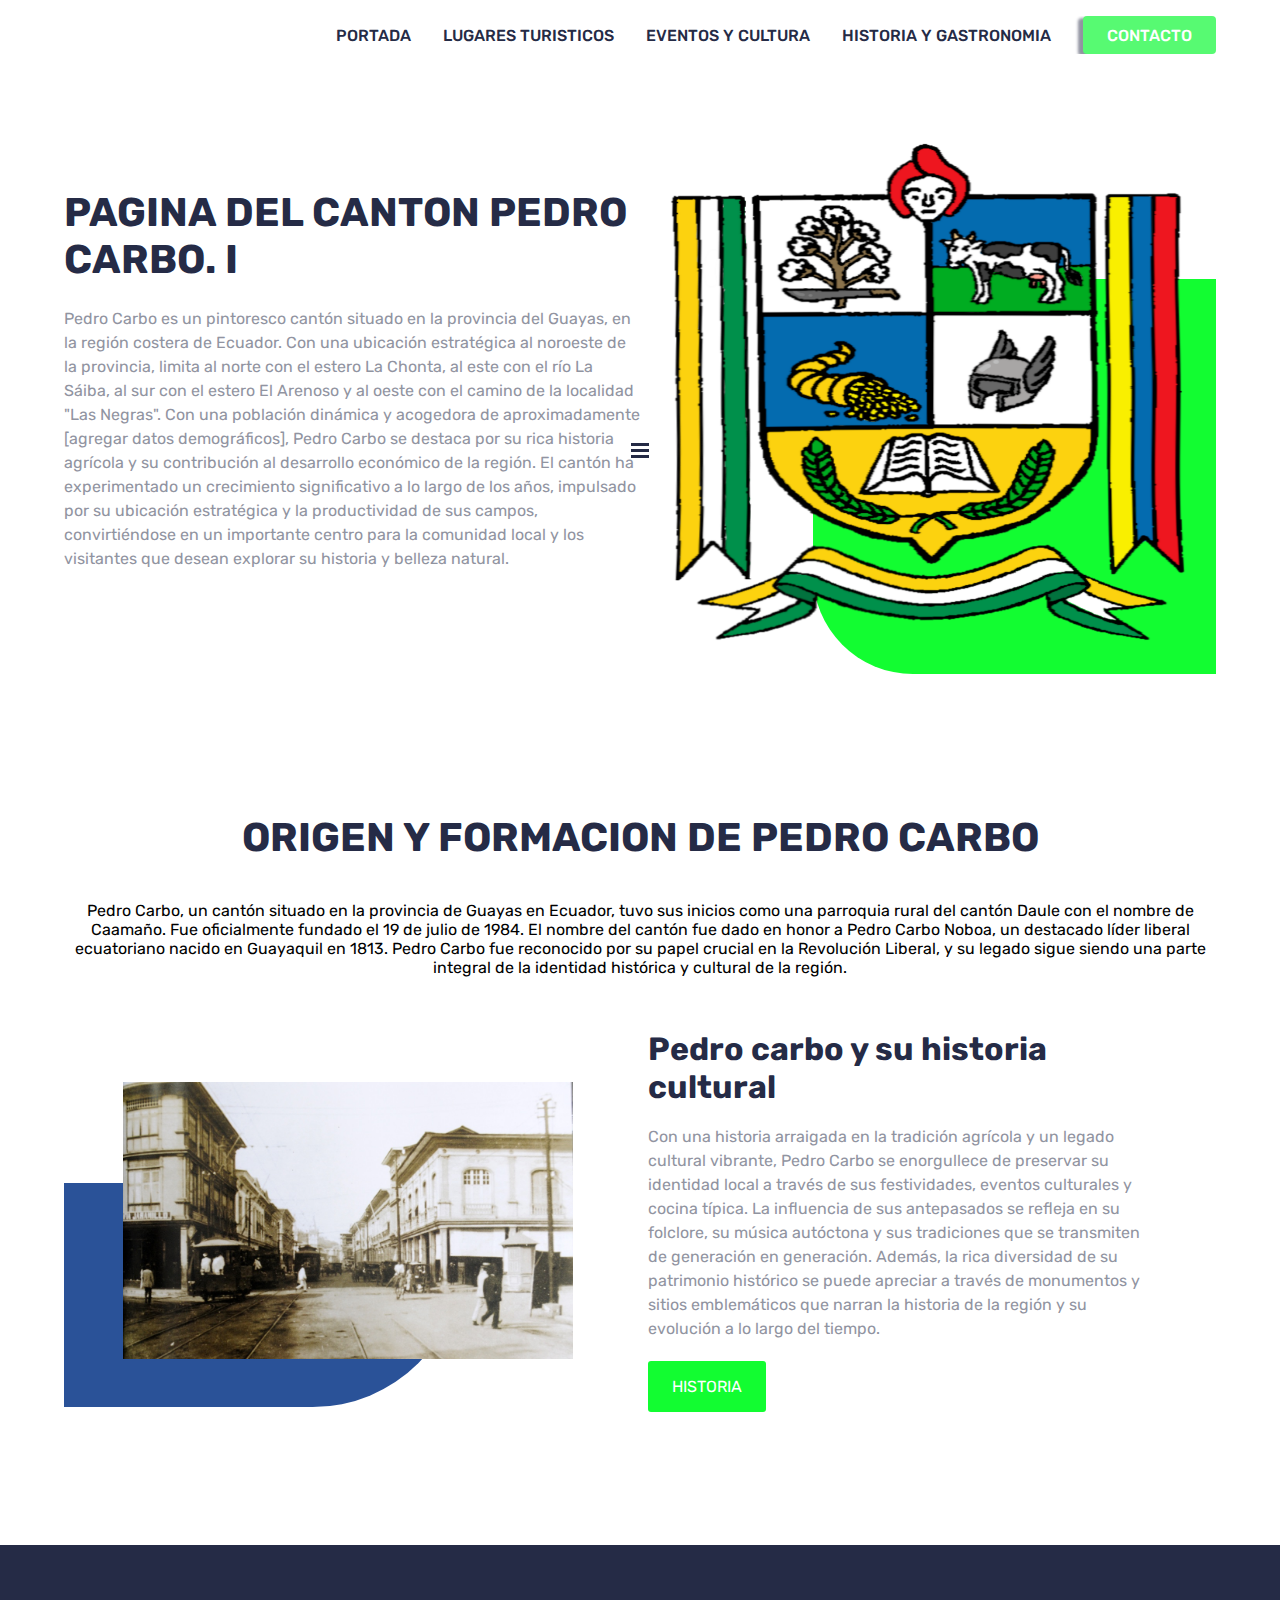
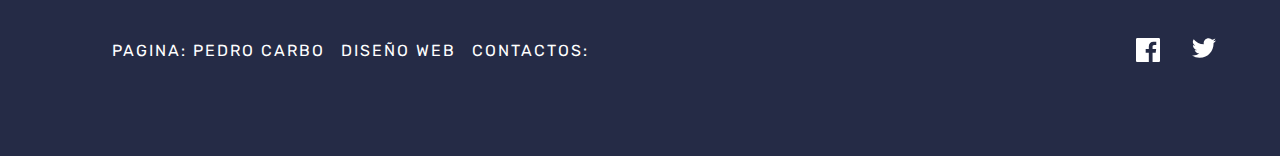
<file: index.html>
<!DOCTYPE html>
<html lang="en">

<head>
    <meta charset="UTF-8">
    <meta name="viewport" content="width=device-width, initial-scale=1.0">
    <link rel="icon" type="image/png" sizes="32x32" href="./images/favicon-32x32.jpg">
    <title>marco</title>
    <link rel="stylesheet" href="./css/style.css">
    <link rel="preconnect" href="https://fonts.googleapis.com">
    <link rel="preconnect" href="https://fonts.gstatic.com" crossorigin>
    <link href="https://fonts.googleapis.com/css2?family=Rubik:wght@400;500&display=swap" rel="stylesheet">
</head>

<body>

    <header class="hero">

        <nav class="nav container">

            <div class="nav__hamburger">
                <img src="./images/icon-hamburger.svg" class="nav__button">
            </div>

            <div class="nav__container">

                <ul class="nav__list container">

                    <li class="nav__element">
                        <a href="index.html" class="nav__link">PORTADA</a>
                    </li>
                    
                    <li class="nav__element">
                        <a href="lugares.html" class="nav__link">LUGARES TURISTICOS</a>
                    </li>

                    <li class="nav__element">
                        <a href="culturas.html" class="nav__link">EVENTOS Y CULTURA</a>
                    </li>

                    <li class="nav__element">
                        <a href="historia.html" class="nav__link">HISTORIA Y GASTRONOMIA</a>
                    </li>

                    <li class="nav__element">
                        <a href="contacto.html" class="nav__link nav__link--last">CONTACTO</a>
                    </li>

                </ul>

                <div class="nav__social">

                    <a href="#" class="nav__media">
                        <img src="./images/icon-facebook.svg" class="nav__socialme">
                    </a>

                    <a href="#" class="nav__media">
                        <img src="./images/icon-twitter.svg" class="nav__socialme">
                    </a>

                </div>

            </div>

        </nav>


        <section class="hero__main container">

            <figure class="hero__figure">
                <img src="./images/escudo.png" class="hero__img" width="700" height="500">
            </figure>

            <article class="hero__texts">
                <h1 class="hero__title">PAGINA DEL CANTON PEDRO CARBO. I </h1>
                <p class="hero__paragraph">Pedro Carbo es un pintoresco cantón situado en la provincia del Guayas, en la región costera de Ecuador. Con una ubicación estratégica al noroeste de la provincia, limita al norte con el estero La Chonta, al este con el río La Sáiba, al sur con el estero El Arenoso y al oeste con el camino de la localidad "Las Negras". Con una población dinámica y acogedora de aproximadamente [agregar datos demográficos], Pedro Carbo se destaca por su rica historia agrícola y su contribución al desarrollo económico de la región. El cantón ha experimentado un crecimiento significativo a lo largo de los años, impulsado por su ubicación estratégica y la productividad de sus campos, convirtiéndose en un importante centro para la comunidad local y los visitantes que desean explorar su historia y belleza natural.</p>
            </p>
            </article>
        </section>

    </header>

    <main class="main">

        <section class="features container">

            <div class="features__content">

                <h2 class="features__title">ORIGEN Y FORMACION DE PEDRO CARBO</h2>
                <p class="features__paragraph">        <p>Pedro Carbo, un cantón situado en la provincia de Guayas en Ecuador, tuvo sus inicios como una parroquia rural del cantón Daule con el nombre de Caamaño. Fue oficialmente fundado el 19 de julio de 1984. El nombre del cantón fue dado en honor a Pedro Carbo Noboa, un destacado líder liberal ecuatoriano nacido en Guayaquil en 1813. Pedro Carbo fue reconocido por su papel crucial en la Revolución Liberal, y su legado sigue siendo una parte integral de la identidad histórica y cultural de la región.</p>


            </div>

            <div class="features__container">

                <article class="features__article features__article--active">

                    <figure class="features__figure">

                        <img src="./images/img1.jpg" class="features__img">

                    </figure>

                    <div class="features__texts">

                        <h3 class="features__subtitle"> Pedro carbo y su historia cultural</h3>
                        <p class="features__copy">Con una historia arraigada en la tradición agrícola y un legado cultural vibrante, Pedro Carbo se enorgullece de preservar su identidad local a través de sus festividades, eventos culturales y cocina típica. La influencia de sus antepasados se refleja en su folclore, su música autóctona y sus tradiciones que se transmiten de generación en generación. Además, la rica diversidad de su patrimonio histórico se puede apreciar a través de monumentos y sitios emblemáticos que narran la historia de la región y su evolución a lo largo del tiempo.</p>
                        <a href="historia.html" class="features__cta">HISTORIA</a>
                    </div>

                </article>
                <article class="features__article ">
                    <figure class="features__figure">

                        <img src="./images/illustration-features-tab-2.svg" class="features__img">

                    </figure>

                    

    </main>

    <footer class="footer">

        <div class="footer__container container">

          

            <ul class="footer__list">

                <li class="footer__item">
                    <a href="#" class="footer__link"> PAGINA: PEDRO CARBO</a>
                </li>
                <li class="footer__item">
                    <a href="#" class="footer__link"> DISEÑO WEB</a>
                </li>
                <li class="footer__item">
                    <a href="#" class="footer__link"> CONTACTOS:</a>
                </li>

            </ul>

            <div class="footer__media">

                <a href="#" class="footer__social">
                    <img src="./images/icon-facebook.svg" class="footer__icon">
                </a>
                <a href="#" class="footer__social">
                    <img src="./images/icon-twitter.svg" class="footer__icon">
                </a>

            </div>

        </div>

    </footer>

    <script src="./js/main.js"></script>
</body>

</html>
</file>
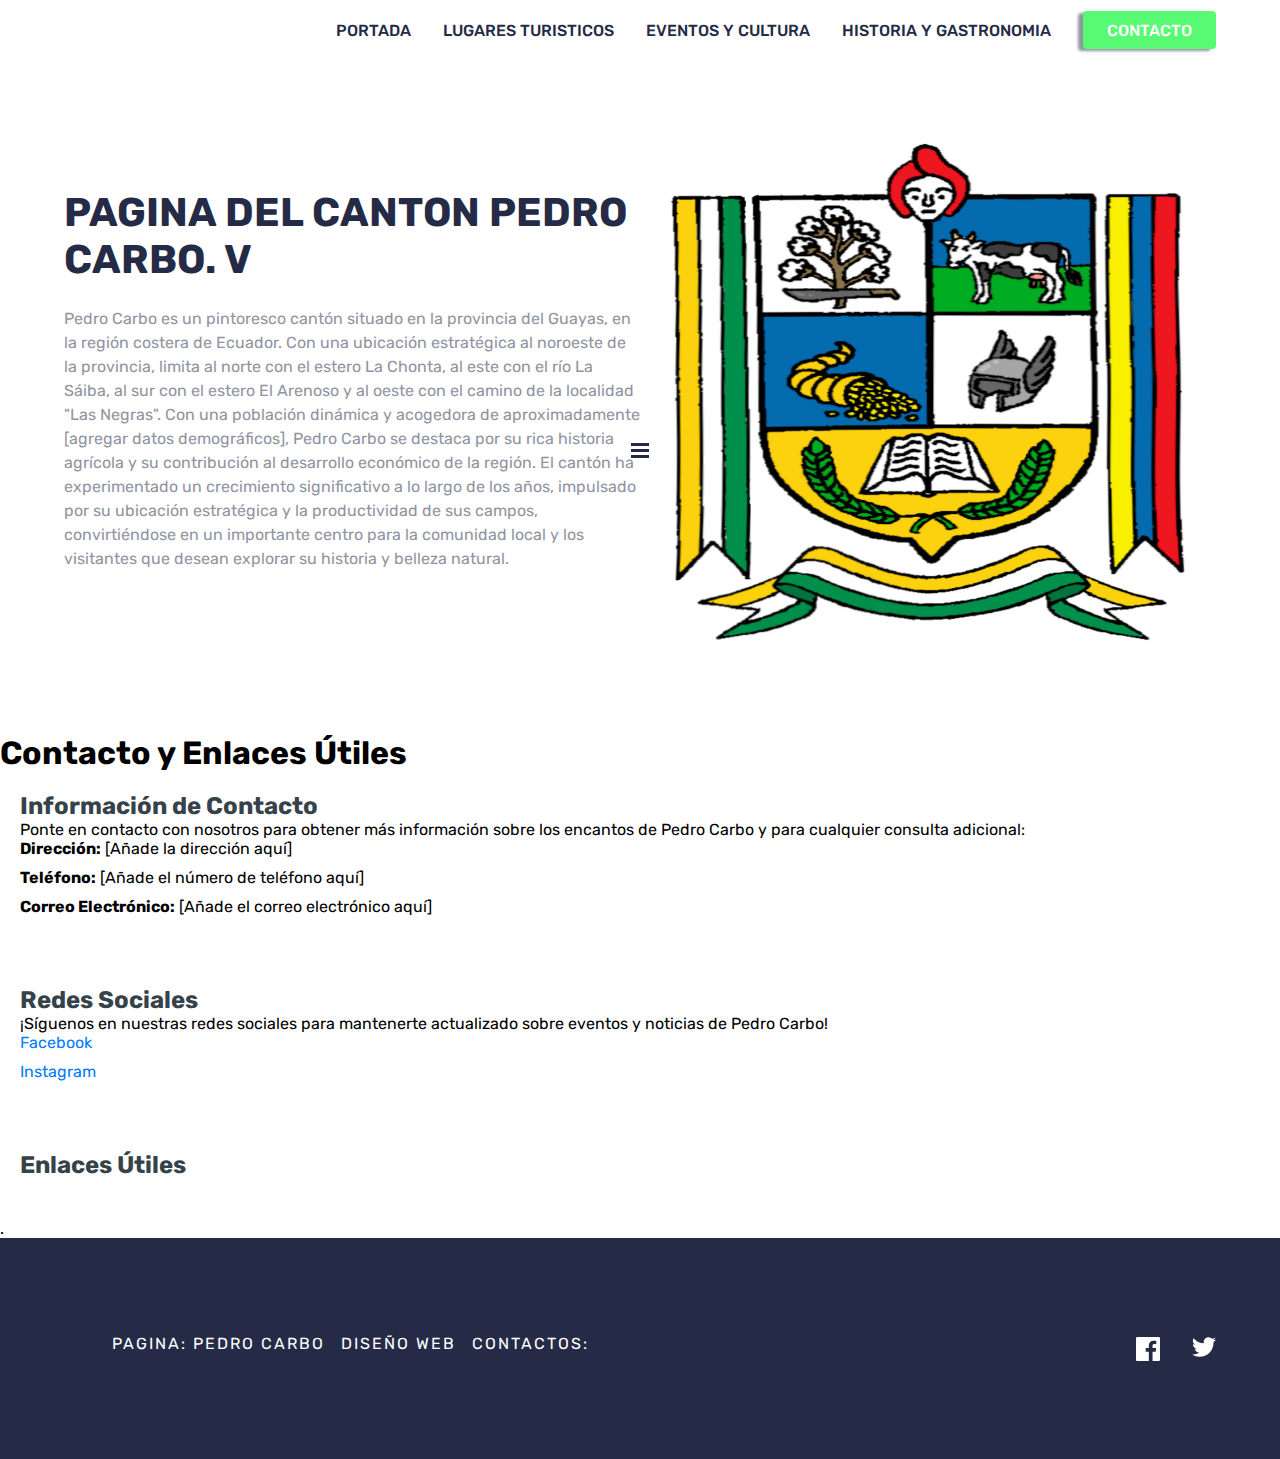
<file: contacto.html>
<!DOCTYPE html>
<html lang="en">

<head>
    <meta charset="UTF-8">
    <meta name="viewport" content="width=device-width, initial-scale=1.0">
    <link rel="icon" type="image/png" sizes="32x32" href="./images/favicon-32x32.jpg">
    <title>CONTACTOS</title>
    <link rel="stylesheet" href="./css/style.css">
    <link rel="stylesheet" href="contacto.css">
    <link rel="preconnect" href="https://fonts.googleapis.com">
    <link rel="preconnect" href="https://fonts.gstatic.com" crossorigin>
    <link href="https://fonts.googleapis.com/css2?family=Rubik:wght@400;500&display=swap" rel="stylesheet">
</head>

<body>

    <header class="hero">

        <nav class="nav container">

          

            <div class="nav__hamburger">
                <img src="./images/icon-hamburger.svg" class="nav__button">
            </div>

            <div class="nav__container">

                <ul class="nav__list container">

                    <li class="nav__element">
                        <a href="index.html" class="nav__link">PORTADA</a>
                    </li>
                    <li class="nav__element">
                        <a href="lugares.html" class="nav__link">LUGARES TURISTICOS</a>
                    </li>

                    <li class="nav__element">
                        <a href="culturas.html" class="nav__link">EVENTOS Y CULTURA</a>
                    </li>

                    <li class="nav__element">
                        <a href="historia.html" class="nav__link">HISTORIA Y GASTRONOMIA</a>
                    </li>

                    <li class="nav__element">
                        <a href="contacto.html" class="nav__link nav__link--last">CONTACTO</a>
                    </li>

                </ul>
                <div class="nav__social">

                    <a href="#" class="nav__media">
                        <img src="./images/icon-facebook.svg" class="nav__socialme">
                    </a>

                    <a href="#" class="nav__media">
                        <img src="./images/icon-twitter.svg" class="nav__socialme">
                    </a>

                </div>

            </div>

        </nav>


        <section class="hero__main container">

            <figure class="hero__figure">
                <img src="./images/escudo.png" class="hero__img" width="700" height="500">
            </figure>

            <article class="hero__texts">
                <h1 class="hero__title">PAGINA DEL CANTON PEDRO CARBO. V </h1>
                <p class="hero__paragraph">Pedro Carbo es un pintoresco cantón situado en la provincia del Guayas, en la región costera de Ecuador. Con una ubicación estratégica al noroeste de la provincia, limita al norte con el estero La Chonta, al este con el río La Sáiba, al sur con el estero El Arenoso y al oeste con el camino de la localidad "Las Negras". Con una población dinámica y acogedora de aproximadamente [agregar datos demográficos], Pedro Carbo se destaca por su rica historia agrícola y su contribución al desarrollo económico de la región. El cantón ha experimentado un crecimiento significativo a lo largo de los años, impulsado por su ubicación estratégica y la productividad de sus campos, convirtiéndose en un importante centro para la comunidad local y los visitantes que desean explorar su historia y belleza natural.</p>
            </p>

            
            </article>
        </section>

    </header>

    <header>
        <h1>Contacto y Enlaces Útiles</h1>
    </header>

    <section id="contacto">
        <h2>Información de Contacto</h2>
        <p>Ponte en contacto con nosotros para obtener más información sobre los encantos de Pedro Carbo y para cualquier consulta adicional:</p>
        <ul>
            <li><strong>Dirección:</strong> [Añade la dirección aquí]</li>
            <li><strong>Teléfono:</strong> [Añade el número de teléfono aquí]</li>
            <li><strong>Correo Electrónico:</strong> [Añade el correo electrónico aquí]</li>
        </ul>
    </section>

    <section id="redes-sociales">
        <h2>Redes Sociales</h2>
        <p>¡Síguenos en nuestras redes sociales para mantenerte actualizado sobre eventos y noticias de Pedro Carbo!</p>
        <ul>
            <li><a href="https://www.facebook.com/GobiernoAutonomoDescentralizadoDePedroCarbo">Facebook</a></li>

            <li><a href="https://www.instagram.com/alcaldiadepedrocarbo/">Instagram</a></li>
        </ul>
    </section>

    <section id="enlaces-utiles">
        <h2>Enlaces Útiles</h2>
       
    </section>

    <footer>
        <p>.</p>
    </footer>

    <main class="main">

       

 
    </main>

    <footer class="footer">

        <div class="footer__container container">

          

            <ul class="footer__list">

                <li class="footer__item">
                    <a href="#" class="footer__link"> PAGINA: pedro carbo</a>
                </li>
                <li class="footer__item">
                    <a href="#" class="footer__link"> DISEÑO WEB</a>
                </li>
                <li class="footer__item">
                    <a href="#" class="footer__link"> CONTACTOS:</a>
                </li>

            </ul>

            <div class="footer__media">

                <a href="#" class="footer__social">
                    <img src="./images/icon-facebook.svg" class="footer__icon">
                </a>
                <a href="#" class="footer__social">
                    <img src="./images/icon-twitter.svg" class="footer__icon">
                </a>

            </div>

        </div>

    </footer>

    <script src="./js/main.js"></script>
</body>

</html>
</file>
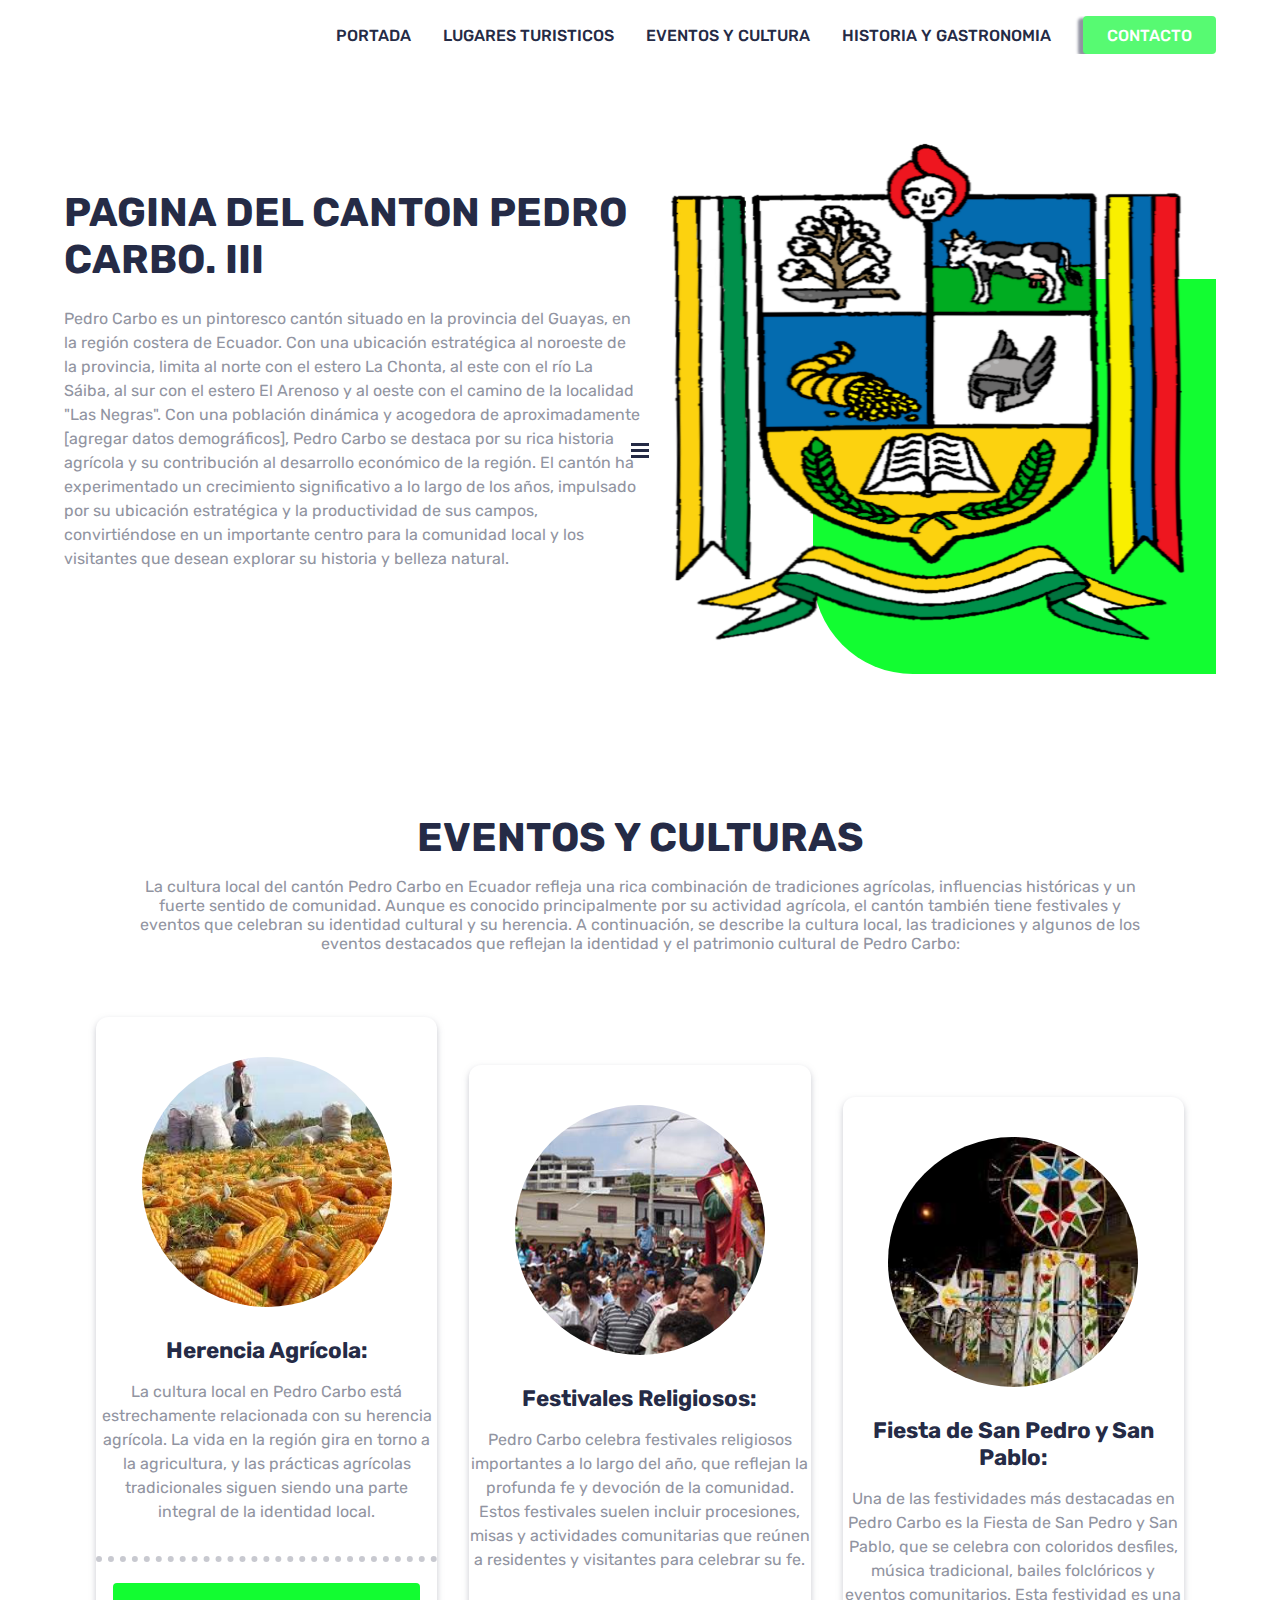
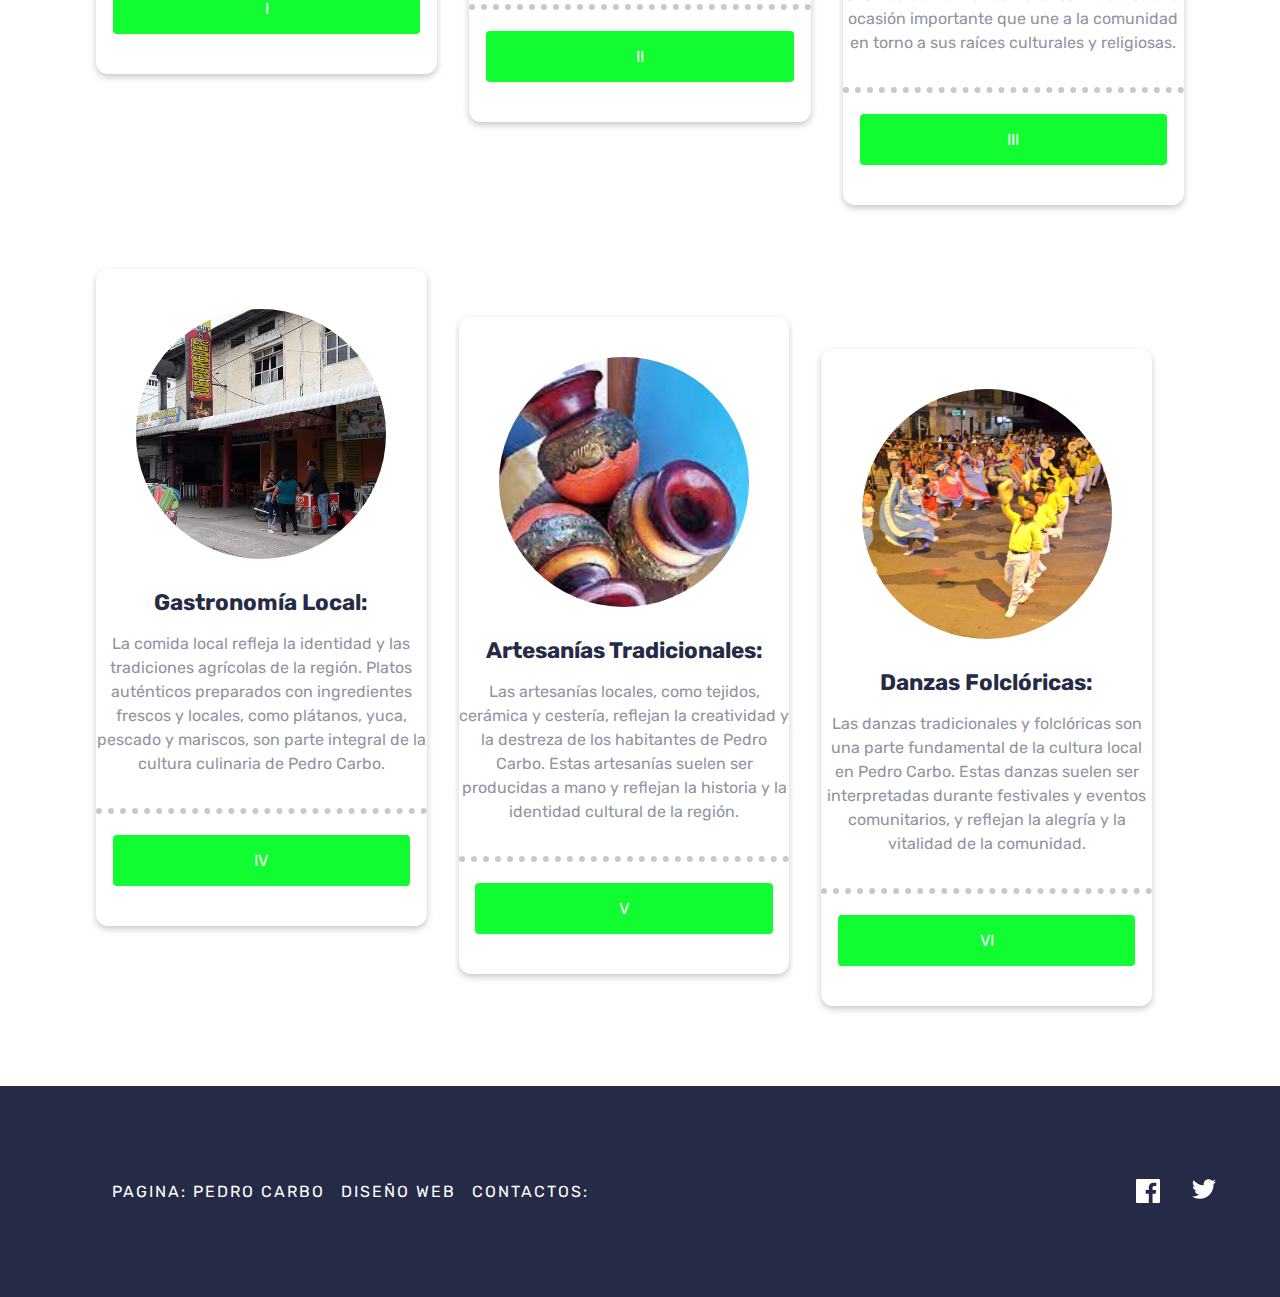
<file: culturas.html>
<!DOCTYPE html>
<html lang="en">

<head>
    <meta charset="UTF-8">
    <meta name="viewport" content="width=device-width, initial-scale=1.0">
    <link rel="icon" type="image/png" sizes="32x32" href="./images/favicon-32x32.jpg">
    <title>CANTON</title>
    <link rel="stylesheet" href="./css/style.css">
    <link rel="preconnect" href="https://fonts.googleapis.com">
    <link rel="preconnect" href="https://fonts.gstatic.com" crossorigin>
    <link href="https://fonts.googleapis.com/css2?family=Rubik:wght@400;500&display=swap" rel="stylesheet">
</head>

<body>

    <header class="hero">

        <nav class="nav container">

          

            <div class="nav__hamburger">
                <img src="./images/icon-hamburger.svg" class="nav__button">
            </div>

            <div class="nav__container">

                <ul class="nav__list container">

                    <li class="nav__element">
                        <a href="index.html" class="nav__link">PORTADA</a>
                    </li>
                    <li class="nav__element">
                        <a href="lugares.html" class="nav__link">LUGARES TURISTICOS</a>
                    </li>

                    <li class="nav__element">
                        <a href="culturas.html" class="nav__link">EVENTOS Y CULTURA</a>
                    </li>

                    <li class="nav__element">
                        <a href="historia.html" class="nav__link">HISTORIA Y GASTRONOMIA</a>
                    </li>

                    <li class="nav__element">
                        <a href="contacto.html" class="nav__link nav__link--last">CONTACTO</a>
                    </li>

                </ul>
                <div class="nav__social">

                    <a href="#" class="nav__media">
                        <img src="./images/icon-facebook.svg" class="nav__socialme">
                    </a>

                    <a href="#" class="nav__media">
                        <img src="./images/icon-twitter.svg" class="nav__socialme">
                    </a>

                </div>

            </div>

        </nav>


        <section class="hero__main container">

            <figure class="hero__figure">
                <img src="./images/escudo.png" class="hero__img" width="700" height="500">
            </figure>

            <article class="hero__texts">
                <h1 class="hero__title">PAGINA DEL CANTON PEDRO CARBO. III </h1>
                <p class="hero__paragraph">Pedro Carbo es un pintoresco cantón situado en la provincia del Guayas, en la región costera de Ecuador. Con una ubicación estratégica al noroeste de la provincia, limita al norte con el estero La Chonta, al este con el río La Sáiba, al sur con el estero El Arenoso y al oeste con el camino de la localidad "Las Negras". Con una población dinámica y acogedora de aproximadamente [agregar datos demográficos], Pedro Carbo se destaca por su rica historia agrícola y su contribución al desarrollo económico de la región. El cantón ha experimentado un crecimiento significativo a lo largo de los años, impulsado por su ubicación estratégica y la productividad de sus campos, convirtiéndose en un importante centro para la comunidad local y los visitantes que desean explorar su historia y belleza natural.</p>
            </p>

            </article>
        </section>

    </header>

    <main class="main">

        
        <section class="download container">

            <h2 class="download__title"> EVENTOS Y CULTURAS</h2>
            <p class="download__paragraph">La cultura local del cantón Pedro Carbo en Ecuador refleja una rica combinación de tradiciones agrícolas, influencias históricas y un fuerte sentido de comunidad. Aunque es conocido principalmente por su actividad agrícola, el cantón también tiene festivales y eventos que celebran su identidad cultural y su herencia. A continuación, se describe la cultura local, las tradiciones y algunos de los eventos destacados que reflejan la identidad y el patrimonio cultural de Pedro Carbo:

            </p>

            <div class="download__container">

                <article class="download__item">

                    <figure class="download__figure">
                        <img src="./images/icono1.jpeg" class="download__img">
                    </figure>

                    <h3 class="download__browser">Herencia Agrícola: </h3>
                    <p class="download__version"> La cultura local en Pedro Carbo está estrechamente relacionada con su herencia agrícola. La vida en la región gira en torno a la agricultura, y las prácticas agrícolas tradicionales siguen siendo una parte integral de la identidad local.

                    </p>
                    <a href="#" class="download__extension">I</a>

                </article>

                <article class="download__item">

                    <figure class="download__figure">
                        <img src="./images/icono2.png" class="download__img">
                    </figure>

                    <h3 class="download__browser">Festivales Religiosos: </h3>
                    <p class="download__version">Pedro Carbo celebra festivales religiosos importantes a lo largo del año, que reflejan la profunda fe y devoción de la comunidad. Estos festivales suelen incluir procesiones, misas y actividades comunitarias que reúnen a residentes y visitantes para celebrar su fe.

                    </p>
                    <a href="#" class="download__extension">II</a>

                </article>

                <article class="download__item">

                    <figure class="download__figure">
                        <img src="./images/icono3.jpeg" class="download__img">
                    </figure>

                    <h3 class="download__browser"> Fiesta de San Pedro y San Pablo: </h3>
                    <p class="download__version">Una de las festividades más destacadas en Pedro Carbo es la Fiesta de San Pedro y San Pablo, que se celebra con coloridos desfiles, música tradicional, bailes folclóricos y eventos comunitarios. Esta festividad es una ocasión importante que une a la comunidad en torno a sus raíces culturales y religiosas.

                    </p>
                    <a href="#" class="download__extension">III</a>

                </article>
            </div>
            <div class="download__container">


                <article class="download__item">

                    <figure class="download__figure">
                        <img src="./images/icono4.jpg" class="download__img">
                    </figure>

                    <h3 class="download__browser">Gastronomía Local: </h3>
                    <p class="download__version">La comida local refleja la identidad y las tradiciones agrícolas de la región. Platos auténticos preparados con ingredientes frescos y locales, como plátanos, yuca, pescado y mariscos, son parte integral de la cultura culinaria de Pedro Carbo.

                    </p>
                    <a href="#" class="download__extension">IV</a>

                </article>

                <article class="download__item">

                    <figure class="download__figure">
                        <img src="./images/icono5.jpeg" class="download__img">
                    </figure>

                    <h3 class="download__browser">Artesanías Tradicionales: </h3>
                    <p class="download__version">Las artesanías locales, como tejidos, cerámica y cestería, reflejan la creatividad y la destreza de los habitantes de Pedro Carbo. Estas artesanías suelen ser producidas a mano y reflejan la historia y la identidad cultural de la región.

                    </p>
                    <a href="#" class="download__extension">V</a>

                </article>

                <article class="download__item">

                    <figure class="download__figure">
                        <img src="./images/icono6.jpg" class="download__img">
                    </figure>

                    <h3 class="download__browser"> Danzas Folclóricas: </h3>
                    <p class="download__version">Las danzas tradicionales y folclóricas son una parte fundamental de la cultura local en Pedro Carbo. Estas danzas suelen ser interpretadas durante festivales y eventos comunitarios, y reflejan la alegría y la vitalidad de la comunidad.

                    </p>
                    <a href="#" class="download__extension">VI</a>

                </article> <br>
            </div>

        </section>



    </main>

    <footer class="footer">

        <div class="footer__container container">

          

            <ul class="footer__list">

                <li class="footer__item">
                    <a href="#" class="footer__link"> PAGINA: pedro carbo</a>
                </li>
                <li class="footer__item">
                    <a href="#" class="footer__link"> DISEÑO WEB</a>
                </li>
                <li class="footer__item">
                    <a href="#" class="footer__link"> CONTACTOS:</a>
                </li>

            </ul>

            <div class="footer__media">

                <a href="#" class="footer__social">
                    <img src="./images/icon-facebook.svg" class="footer__icon">
                </a>
                <a href="#" class="footer__social">
                    <img src="./images/icon-twitter.svg" class="footer__icon">
                </a>

            </div>

        </div>

    </footer>

    <script src="./js/main.js"></script>
</body>

</html>
</file>
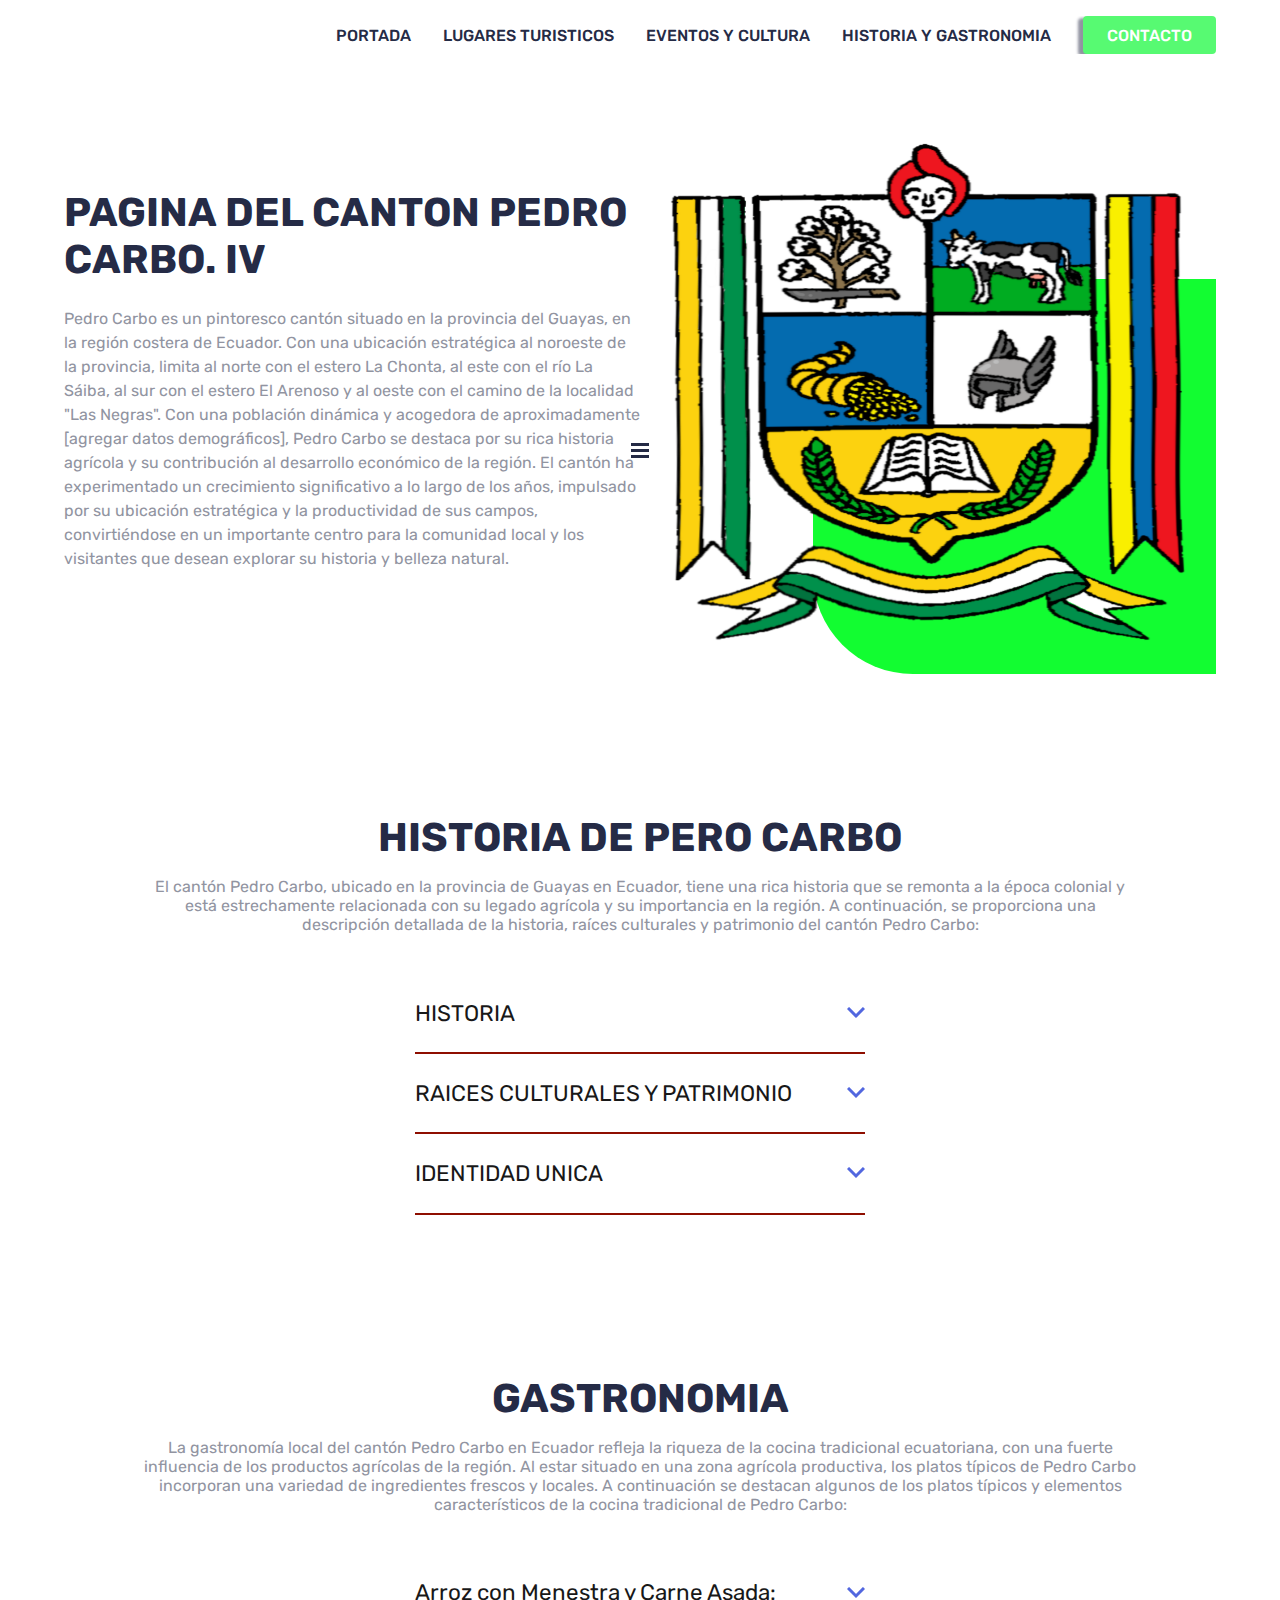
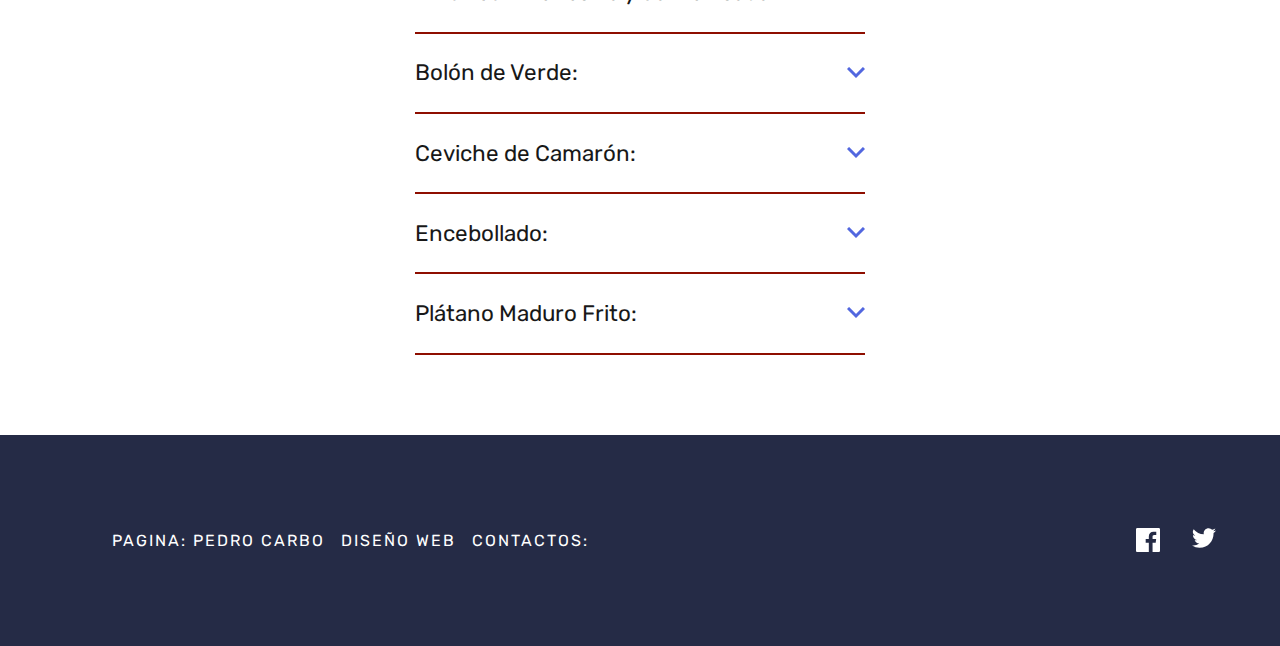
<file: historia.html>
<!DOCTYPE html>
<html lang="en">

<head>
    <meta charset="UTF-8">
    <meta name="viewport" content="width=device-width, initial-scale=1.0">
    <link rel="icon" type="image/png" sizes="32x32" href="./images/favicon-32x32.jpg">
    <title>COLEGIO</title>
    <link rel="stylesheet" href="./css/style.css">
    <link rel="preconnect" href="https://fonts.googleapis.com">
    <link rel="preconnect" href="https://fonts.gstatic.com" crossorigin>
    <link href="https://fonts.googleapis.com/css2?family=Rubik:wght@400;500&display=swap" rel="stylesheet">
</head>

<body>

    <header class="hero">

        <nav class="nav container">

          

            <div class="nav__hamburger">
                <img src="./images/icon-hamburger.svg" class="nav__button">
            </div>

            <div class="nav__container">

                <ul class="nav__list container">

                    <li class="nav__element">
                        <a href="index.html" class="nav__link">PORTADA</a>
                    </li>
                    <li class="nav__element">
                        <a href="lugares.html" class="nav__link">LUGARES TURISTICOS</a>
                    </li>

                    <li class="nav__element">
                        <a href="culturas.html" class="nav__link">EVENTOS Y CULTURA</a>
                    </li>

                    <li class="nav__element">
                        <a href="historia.html" class="nav__link">HISTORIA Y GASTRONOMIA</a>
                    </li>

                    <li class="nav__element">
                        <a href="contacto.html" class="nav__link nav__link--last">CONTACTO</a>
                    </li>

                </ul>
                <div class="nav__social">

                    <a href="#" class="nav__media">
                        <img src="./images/icon-facebook.svg" class="nav__socialme">
                    </a>

                    <a href="#" class="nav__media">
                        <img src="./images/icon-twitter.svg" class="nav__socialme">
                    </a>

                </div>

            </div>

        </nav>


        <section class="hero__main container">

            <figure class="hero__figure">
                <img src="./images/escudo.png" class="hero__img" width="700" height="500">
            </figure>

            <article class="hero__texts">
                <h1 class="hero__title">PAGINA DEL CANTON PEDRO CARBO. IV</h1>
                <p class="hero__paragraph">Pedro Carbo es un pintoresco cantón situado en la provincia del Guayas, en la región costera de Ecuador. Con una ubicación estratégica al noroeste de la provincia, limita al norte con el estero La Chonta, al este con el río La Sáiba, al sur con el estero El Arenoso y al oeste con el camino de la localidad "Las Negras". Con una población dinámica y acogedora de aproximadamente [agregar datos demográficos], Pedro Carbo se destaca por su rica historia agrícola y su contribución al desarrollo económico de la región. El cantón ha experimentado un crecimiento significativo a lo largo de los años, impulsado por su ubicación estratégica y la productividad de sus campos, convirtiéndose en un importante centro para la comunidad local y los visitantes que desean explorar su historia y belleza natural.</p>
            </p>

            </article>
        </section>

    </header>

    <main class="main">
        <section class="article container">

            <h2 class="article__title"> HISTORIA DE PERO CARBO</h2>
            <p class="article__paragraph">El cantón Pedro Carbo, ubicado en la provincia de Guayas en Ecuador, tiene una rica historia que se remonta a la época colonial y está estrechamente relacionada con su legado agrícola y su importancia en la región. A continuación, se proporciona una descripción detallada de la historia, raíces culturales y patrimonio del cantón Pedro Carbo:

            </p>

            <div class="article__container">

                <h3 class="article__question">HISTORIA
                    <img src="./images/icon-arrow.svg" class="article__arrow">
                </h3>

                <article class="article__content">
                    <div class="article__show ">
                        <p class="article__anwser">La historia de Pedro Carbo se remonta a la época precolombina, cuando la región estuvo habitada por comunidades indígenas. Durante la colonización española, la zona fue testigo de la influencia y la presencia de los colonizadores, que introdujeron nuevas prácticas agrícolas y dejaron una huella duradera en la región. El cantón debe su nombre al líder revolucionario ecuatoriano Pedro Carbo, quien desempeñó un papel significativo durante la Revolución Marcista en el siglo XIX, luchando por la independencia del país.
                        </p>
                    </div>
                </article>

                <h3 class="article__question">RAICES CULTURALES Y PATRIMONIO
                    <img src="./images/icon-arrow.svg" class="article__arrow">
                </h3>
                <article class="article__content">
                    <div class="article__show">
                        <p class="article__anwser">
                            Las raíces culturales de Pedro Carbo están estrechamente ligadas a su herencia agrícola. La comunidad local ha mantenido tradiciones y prácticas agrícolas que se remontan a generaciones pasadas, lo que ha contribuido a su identidad única en la región. La cultura local se refleja en la gastronomía tradicional, las festividades religiosas y las artesanías locales, que resaltan la destreza y la creatividad de los habitantes de la región.</p>
                    </div>
                </article>
                <h3 class="article__question"> IDENTIDAD UNICA
                    <img src="./images/icon-arrow.svg" class="article__arrow">
                </h3>
                <article class="article__content">
                    <div class="article__show">
                        <p class="article__anwser">Pedro Carbo se destaca por su entorno rural y su enfoque en la agricultura, lo que ha moldeado su identidad como un centro agrícola vital en la provincia de Guayas. La comunidad ha conservado su vínculo con la tierra y su dedicación a las prácticas agrícolas sostenibles, lo que ha influido significativamente en su identidad única y en su posición dentro del tejido cultural y económico de la región.</p>
                    </div>
                </article>               
            </div>

        </section>

        <section class="article container">

            <h2 class="article__title"> GASTRONOMIA</h2>
            <p class="article__paragraph">La gastronomía local del cantón Pedro Carbo en Ecuador refleja la riqueza de la cocina tradicional ecuatoriana, con una fuerte influencia de los productos agrícolas de la región. Al estar situado en una zona agrícola productiva, los platos típicos de Pedro Carbo incorporan una variedad de ingredientes frescos y locales. A continuación se destacan algunos de los platos típicos y elementos característicos de la cocina tradicional de Pedro Carbo:

            </p>

            <div class="article__container">

                <h3 class="article__question">Arroz con Menestra y Carne Asada: 
                    <img src="./images/icon-arrow.svg" class="article__arrow">
                </h3>

                <article class="article__content">
                    <div class="article__show ">
                        <p class="article__anwser">Un plato emblemático de la región que consiste en arroz blanco servido con menestra (guiso de frijoles o lentejas) y carne asada, típicamente preparada con ingredientes locales frescos y carne de calidad.

                        </p>
                    </div>
                </article>

                <h3 class="article__question">Bolón de Verde: 
                    <img src="./images/icon-arrow.svg" class="article__arrow">
                </h3>
                <article class="article__content">
                    <div class="article__show">
                        <p class="article__anwser">Una especialidad popular en muchas regiones de Ecuador, el bolón de verde es una especie de masa de plátano verde machacado que se rellena con queso, chicharrón, o una combinación de ambos, y se fríe hasta que adquiere una textura crujiente por fuera y suave por dentro.

                        </p>
                    </div>
                </article>
                <h3 class="article__question">Ceviche de Camarón: 
                    <img src="./images/icon-arrow.svg" class="article__arrow">
                </h3>
                <article class="article__content">
                    <div class="article__show">
                        <p class="article__anwser">Preparado con camarones frescos, jugo de limón, cebolla, tomate y especias, el ceviche de camarón es un plato costero típico que refleja la influencia de los productos del mar en la gastronomía local.

                        </p>
                    </div>
                </article>     
                
                <h3 class="article__question"> Encebollado: 
                    <img src="./images/icon-arrow.svg" class="article__arrow">
                </h3>
                <article class="article__content">
                    <div class="article__show">
                        <p class="article__anwser">Una sopa de pescado tradicionalmente preparada con atún, cebolla, yuca y especias, que refleja la importancia de la pesca en la región costera de Ecuador.

                        </p>
                    </div>
                </article>    
                
                <h3 class="article__question"> Plátano Maduro Frito:
                    <img src="./images/icon-arrow.svg" class="article__arrow">
                </h3>
                <article class="article__content">
                    <div class="article__show">
                        <p class="article__anwser"> Los plátanos maduros fritos son un acompañamiento común en muchas comidas locales en Pedro Carbo. Los plátanos se fríen hasta que estén dorados y crujientes, y se sirven como guarnición o como aperitivo.

                        </p>
                    </div>
                </article>               
            </div>

        </section>

    </main>

    <footer class="footer">

        <div class="footer__container container">

          

            <ul class="footer__list">

                <li class="footer__item">
                    <a href="#" class="footer__link"> PAGINA: pedro carbo</a>
                </li>
                <li class="footer__item">
                    <a href="#" class="footer__link"> DISEÑO WEB</a>
                </li>
                <li class="footer__item">
                    <a href="#" class="footer__link"> CONTACTOS:</a>
                </li>

            </ul>

            <div class="footer__media">

                <a href="#" class="footer__social">
                    <img src="./images/icon-facebook.svg" class="footer__icon">
                </a>
                <a href="#" class="footer__social">
                    <img src="./images/icon-twitter.svg" class="footer__icon">
                </a>

            </div>

        </div>

    </footer>

    <script src="./js/main.js"></script>
</body>

</html>
</file>
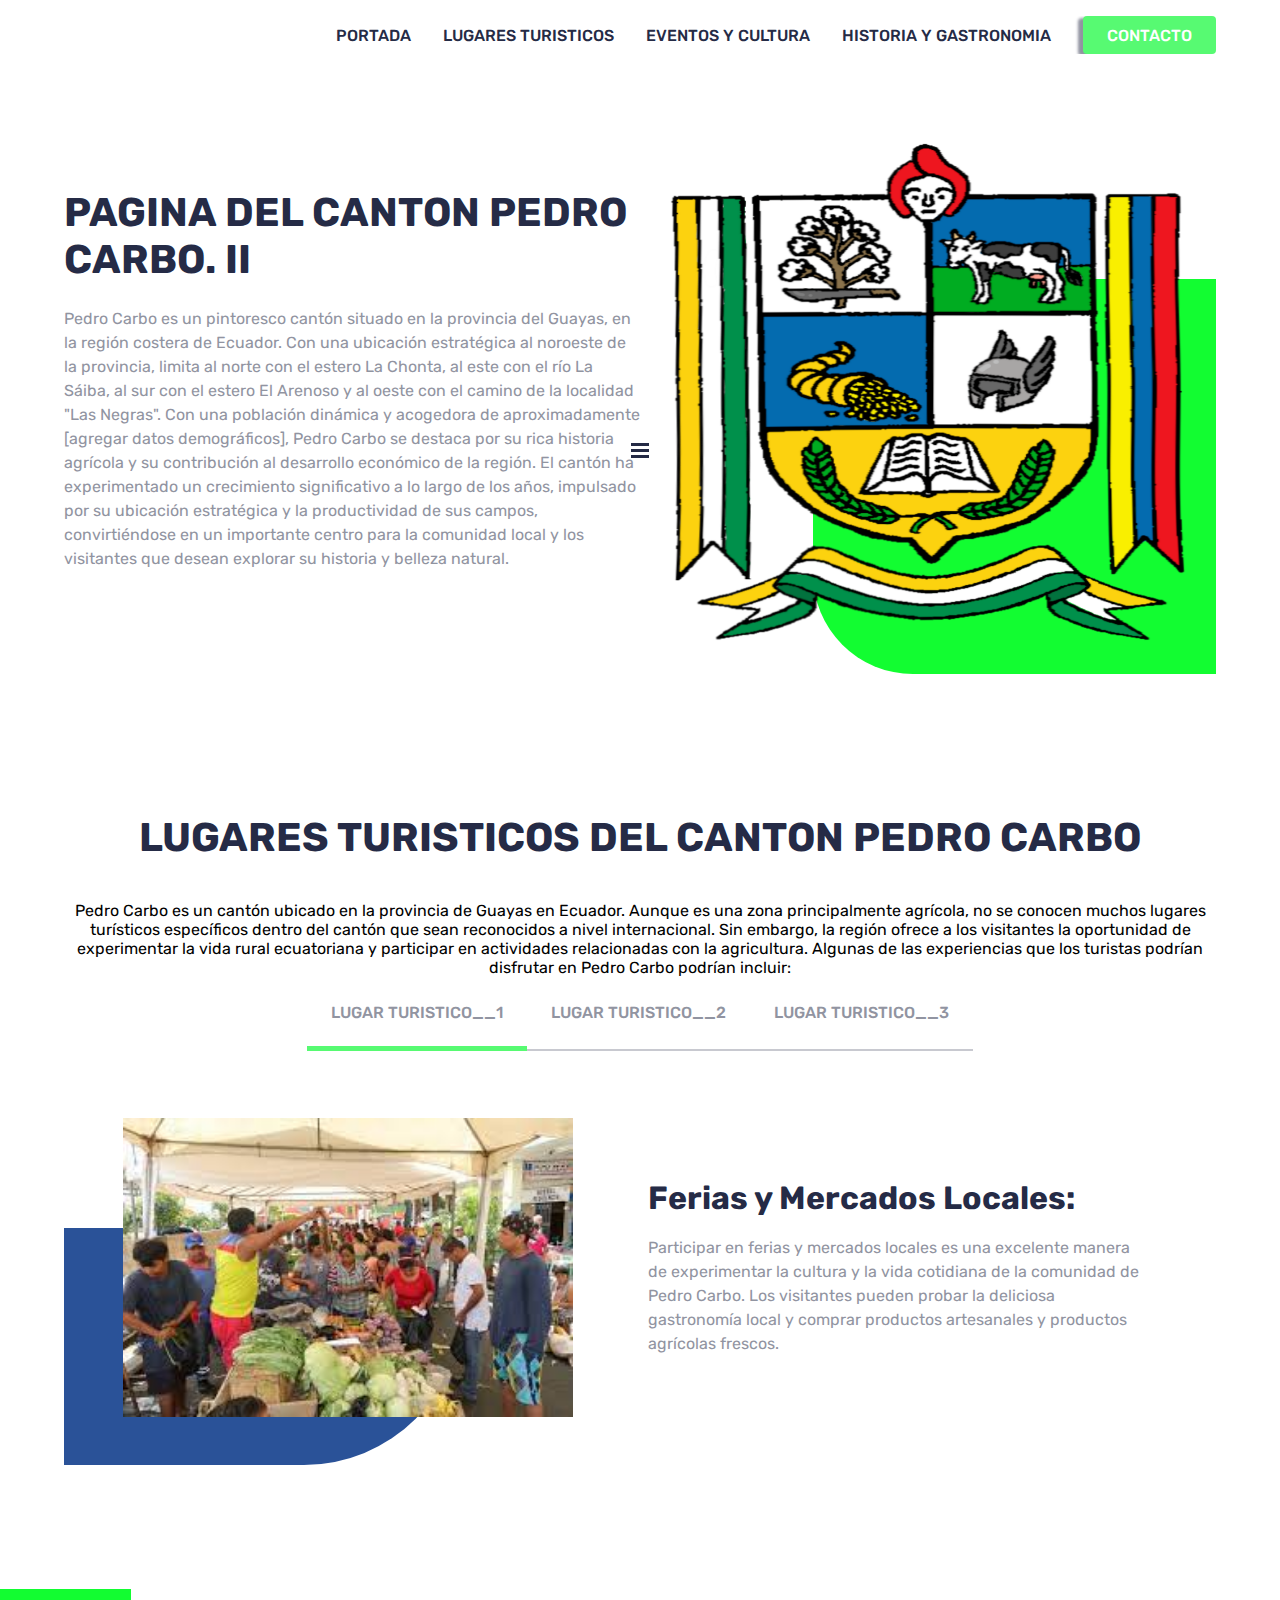
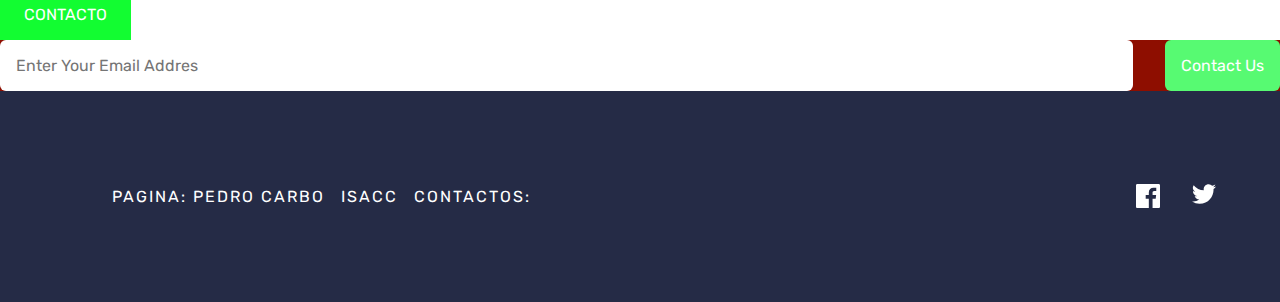
<file: lugares.html>
<!DOCTYPE html>
<html lang="en">

<head>
    <meta charset="UTF-8">
    <meta name="viewport" content="width=device-width, initial-scale=1.0">
    <link rel="icon" type="image/png" sizes="32x32" href="./images/favicon-32x32.jpg">
    <title>diseño web</title>
    <link rel="stylesheet" href="./css/style.css">
    <link rel="preconnect" href="https://fonts.googleapis.com">
    <link rel="preconnect" href="https://fonts.gstatic.com" crossorigin>
    <link href="https://fonts.googleapis.com/css2?family=Rubik:wght@400;500&display=swap" rel="stylesheet">
</head>

<body>

    <header class="hero">

        <nav class="nav container">

          

            <div class="nav__hamburger">
                <img src="./images/icon-hamburger.svg" class="nav__button">
            </div>

            <div class="nav__container">

                <ul class="nav__list container">

                    <li class="nav__element">
                        <a href="index.html" class="nav__link">PORTADA</a>
                    </li>
                    <li class="nav__element">
                        <a href="lugares.html" class="nav__link">LUGARES TURISTICOS</a>
                    </li>

                    <li class="nav__element">
                        <a href="culturas.html" class="nav__link">EVENTOS Y CULTURA</a>
                    </li>

                    <li class="nav__element">
                        <a href="historia.html" class="nav__link">HISTORIA Y GASTRONOMIA</a>
                    </li>

                    <li class="nav__element">
                        <a href="contacto.html" class="nav__link nav__link--last">CONTACTO</a>
                    </li>

                </ul>
                <div class="nav__social">

                    <a href="#" class="nav__media">
                        <img src="./images/icon-facebook.svg" class="nav__socialme">
                    </a>

                    <a href="#" class="nav__media">
                        <img src="./images/icon-twitter.svg" class="nav__socialme">
                    </a>

                </div>

            </div>

        </nav>


        <section class="hero__main container">

            <figure class="hero__figure">
                <img src="./images/escudo.png" class="hero__img" width="700" height="500">
            </figure>

            <article class="hero__texts">
                <h1 class="hero__title">PAGINA DEL CANTON PEDRO CARBO. II </h1>
                <p class="hero__paragraph">Pedro Carbo es un pintoresco cantón situado en la provincia del Guayas, en la región costera de Ecuador. Con una ubicación estratégica al noroeste de la provincia, limita al norte con el estero La Chonta, al este con el río La Sáiba, al sur con el estero El Arenoso y al oeste con el camino de la localidad "Las Negras". Con una población dinámica y acogedora de aproximadamente [agregar datos demográficos], Pedro Carbo se destaca por su rica historia agrícola y su contribución al desarrollo económico de la región. El cantón ha experimentado un crecimiento significativo a lo largo de los años, impulsado por su ubicación estratégica y la productividad de sus campos, convirtiéndose en un importante centro para la comunidad local y los visitantes que desean explorar su historia y belleza natural.</p>
            </p>

            </article>
        </section>

    </header>

    <main class="main">

        <section class="features container">

            <div class="features__content">

                <h2 class="features__title">LUGARES TURISTICOS DEL CANTON PEDRO CARBO</h2>
                <p class="features__paragraph">        <p>Pedro Carbo es un cantón ubicado en la provincia de Guayas en Ecuador. Aunque es una zona principalmente agrícola, no se conocen muchos lugares turísticos específicos dentro del cantón que sean reconocidos a nivel internacional. Sin embargo, la región ofrece a los visitantes la oportunidad de experimentar la vida rural ecuatoriana y participar en actividades relacionadas con la agricultura. Algunas de las experiencias que los turistas podrían disfrutar en Pedro Carbo podrían incluir:

                </p>

                <ul class="features__list">

                    <li class="features__element">
                        <a href="#" class="features__tab features__tab--active" data-article="1">LUGAR TURISTICO__1</a>
                    </li>

                    <li class="features__element">
                        <a href="#" class="features__tab" data-article="2">LUGAR TURISTICO__2
                        </a>
                    </li>

                    <li class="features__element">
                        <a href="#" class="features__tab" data-article="3">LUGAR TURISTICO__3
                        </a>
                    </li>

                </ul>

            </div>

            <div class="features__container">

                <article class="features__article features__article--active">

                    <figure class="features__figure">

                        <img src="./images/img2.jpeg" class="features__img">

                    </figure>

                    <div class="features__texts">

                        <h3 class="features__subtitle"> Ferias y Mercados Locales: </h3>
                        <p class="features__copy">Participar en ferias y mercados locales es una excelente manera de experimentar la cultura y la vida cotidiana de la comunidad de Pedro Carbo. Los visitantes pueden probar la deliciosa gastronomía local y comprar productos artesanales y productos agrícolas frescos.</p>
        
                    </div>

                </article>

                <article class="features__article ">

                    <figure class="features__figure">

                        <img src="./images/img3.jpeg" class="features__img">

                    </figure>

                    <div class="features__texts">

                        <h3 class="features__subtitle">Turismo Ecológico: </h3>
                        <p class="features__copy">Aunque no se conocen reservas naturales específicas en el cantón, la región circundante puede ofrecer a los turistas oportunidades para explorar la belleza natural de la provincia de Guayas. Esto podría incluir visitas a áreas cercanas de interés ecológico, como parques nacionales o reservas naturales.

                        </p>
                     

                    </div>

                </article>


                <article class="features__article ">

                    <figure class="features__figure">

                        <img src="./images/img4.jpg" class="features__img">

                    </figure>

                    <div class="features__texts">

                        <h3 class="features__subtitle">Turismo Cultural: </h3>
                        <p class="features__copy">Explorar la historia y la cultura local a través de visitas a sitios históricos, como iglesias y plazas, puede brindar una comprensión más profunda de la rica herencia cultural de la región. Participar en festivales y eventos culturales locales también puede proporcionar una visión auténtica de la vida comunitaria en Pedro Carbo.</p>

                    </div>

                </article>

            </div>

        </section>

       
    

            <a href="#" class="article__cta">CONTACTO</a>

        </section>

        <section class="joined">

            

                <form class="joined__form">
                    <input type="email" placeholder="Enter Your Email Addres" class="joined__input">

                    <input type="submit" value="Contact Us" class="joined__submit">
                </form>
            </div>

        </section>

    </main>

    <footer class="footer">

        <div class="footer__container container">

          

            <ul class="footer__list">

                <li class="footer__item">
                    <a href="#" class="footer__link"> PAGINA: pedro carbo</a>
                </li>
                <li class="footer__item">
                    <a href="#" class="footer__link">ISACC</a>
                </li>
                <li class="footer__item">
                    <a href="#" class="footer__link"> CONTACTOS:</a>
                </li>

            </ul>

            <div class="footer__media">

                <a href="#" class="footer__social">
                    <img src="./images/icon-facebook.svg" class="footer__icon">
                </a>
                <a href="#" class="footer__social">
                    <img src="./images/icon-twitter.svg" class="footer__icon">
                </a>

            </div>

        </div>

    </footer>

    <script src="./js/main.js"></script>
</body>

</html>
</file>
<file: css/style.css>
*{
    margin: 0;
    box-sizing: border-box;
}

:root{
    --soft-blue: hsl(128, 98%, 53%);
    --soft-red: hsl(130, 94%, 66%);
    --grayish-blue: hsl(229, 8%, 60%);
    --very-dark-blue: hsl(229, 31%, 21%);

    --grayish-blue-alpha: hsl(229, 8%, 60%, .5);
    --very-dark-blue-alpha: hsl(229, 31%, 21%, .8);

    --padding-container: 60px 0;

}

img{
    display: block;
}

body{
    font-family: 'Rubik', sans-serif;
}

.container{
    max-width: 1200px;
    overflow: hidden;
    margin: 0 auto;
    padding: var(--padding-container);
}

.nav{
    width: 90%;
    height: 70px;
    display: flex;
    align-items: center;
    justify-content: space-between;

    --padding-container: 0;
}

.nav__figure{
    z-index: 100;
}

.nav__hamburguer{
    z-index: 100;
    width: 30px;
    height: 30px;
    position: relative;
}

.nav__button{
    position: absolute;
    inset: 0;
    margin: auto;
}

.nav__container{
    position: absolute;
    inset: 0;
    padding: 70px 0;
    min-height: 600px;
    background-color: var(--very-dark-blue-alpha);

    display: flex;
    flex-direction: column;
    justify-content: space-between;

    z-index: 10;

    transform: translate(-100%);
    transition: transform .3s;
}

.nav__container--active{
    transform: translateX(0);
}

.nav__list{
    width: 90%;
    padding: 0;
    list-style: none;
    padding: 0;
}

.nav__element{
    text-align: center;
    padding: 1.5rem 0;
    border-top: 1px solid #fff;
}

.nav__link{
    color: #fff;
    text-decoration: none;
    text-transform: uppercase;
    display: block;
    font-weight: 500;
}

.nav__link--last{
    border: 1px solid #fff;
    border-radius: 4px;
    padding: 1rem 0;
}

.nav__social{
    margin: 0 auto;
    display: grid;
    grid-auto-flow: column;
    align-items: center;
    gap: 2rem;
}

/* Hero */

.hero__main{
    width: 100%;
    --padding-container: 40px 0 60px;

    display: grid;
    grid-template-columns: 5% 1fr 5%;
}

.hero__figure{
    grid-column: 1/4;
    padding: 2rem 0;
    position: relative;
}

.hero__figure::before{
    content: "";
    position: absolute;
    background-color: var(--soft-blue);
    width: 60%;
    max-width: 450px;
    bottom: 30px;
    top: 30%;
    right: 0;

    border-radius: 100px 0 0 100px;
    z-index: -1;
}

.hero__img{
    border-radius: 10%;
    width: 90%;
    margin: 0 auto;
    max-width: 450px;
}

.hero__texts{
    text-align: center;
    grid-column: 2/3;
}

.hero__title{
    font-size: 2rem;
    color: var(--very-dark-blue);
}

.hero__paragraph{
    color: var(--grayish-blue);
    line-height: 1.5;
    margin: 1.3rem 0;
}

.hero__buttons{
    display: flex;
    justify-content: center;
    gap: 2rem;
}

.hero__button{
    background-color: var(--soft-blue);
    color: #fff;
    text-decoration: none;
    padding: 1rem;
    font-weight: 500;
    border-radius: 4px;

    box-shadow: -5px 2px 3px var(--grayish-blue-alpha);
}

.hero__button--white{
    background-color: #fff;
    color: var(--grayish-blue);
}

/* features */

.features{
    display: grid;
    grid-template-columns: 5% 1fr 5%;
}

.features__content{
    grid-column: 2/3;
    text-align: center;
}

.features__title{
    font-size: 1.7rem;
    color: var(--very-dark-blue);
}

.features__paragraph{
    line-height: 1.5;
    color: var(--grayish-blue);
    margin: 1rem auto 2.5rem ;
    max-width: 1000px;
}

.features__list{
    padding: 0;
    list-style: none;
}

.features__element{
    border-top: 1.5px solid var(--grayish-blue);
}

.features__element:last-child{
    border-bottom: 1.5px solid var(--grayish-blue);
}

.features__tab{
    display: inline-block;
    padding: 1.5rem 0;
    text-decoration: none;
    color: var(--grayish-blue);
    font-weight: 500;
    border-bottom: 5px solid transparent;

    transition: border-color .7s;
}

.features__tab--active{
    border-color: var(--soft-red);
}

.features__container{
    grid-column: 1/-1;
    display: grid;
    grid-template-areas: "article";
}

.features__article{
    grid-area: article;
    opacity: 0;
    pointer-events: none;

    transition: opacity .6s;
}

.features__article--active{
    pointer-events: unset;
    opacity: 1;
}

.features__figure{
    padding: 3rem 0;
    position: relative;
}

.features__img{
    width: 80%;
    margin: 0 auto;
    max-width: 450px;
}

.features__figure::before{
    content: "";
    position: absolute;
    background-color: #2a5298;

    height: 150px;
    width: 50%;
    max-width: 450px;
    bottom: 0;
    left: 0;
    border-radius: 0 100px 200px 0;

    z-index: -1;
    
}

.features__texts{
    width: 90%;
    margin: 0 auto;
    margin-top: 3rem;
    text-align: center;
}

.features__subtitle{
    color: var(--very-dark-blue);
    font-size: 1.7rem;
}


.features__copy{
    color: var(--grayish-blue);
    line-height: 1.5;
    margin-top: 1.2rem;
}

.features__cta{
    display: none;
    margin-top: 1.2rem;
    padding: 1rem 1.5rem;
    background-color: var(--soft-blue);
    border-radius: 3px;
    text-decoration: none;
    color:#fff;
}

/* download */

.download{
    width: 90%;
    text-align: center;
}

.download__title{
    font-size: 1.7rem;
    color: var(--very-dark-blue);
}

.download__paragraph{
    color: var(--grayish-blue);
    margin: 1rem auto 2.5rem;
    max-width: 1000px;
}

.download__container{
    width: 97%;
    margin: 3rem auto 0;
    max-width: 400px;

    display: flex;
    flex-direction: column;
    gap: 4rem;
}

.download__item{
    box-shadow: 0 3px 6px var(--grayish-blue-alpha);
    padding: 2.5rem 0;
    border-radius: 12px;
}

.download__img{
    
    width: 250px;
    height: 250px;
    border-radius: 50%;
    object-fit: cover;
    object-position: 50% 30%;
    margin: 0 auto;
}

.download__browser{
    margin-top: 30px;
    color: var(--very-dark-blue);
    font-size: 1.4rem;
}

.download__version{
    margin-top: 1rem;
    padding-bottom: 2rem;
    border-bottom: 6px dotted var(--grayish-blue-alpha);
    color: var(--grayish-blue);
    line-height: 1.5;
}

.download__extension{
    display: block;
    width: 90%;
    background-color: var(--soft-blue);
    margin: 1.3rem auto 0;
    color: #fff;
    text-decoration: none;
    padding: 1rem 0;
    border-radius: 4px;
}

/* article */

.article{
    width: 90%;
    text-align: center;
}

.article__title{
    font-size: 1.7rem;
    color: var(--very-dark-blue);
}

.article__arrow{
    transition: transform .3s;
}

.article__arrow--rotate{
    transform: rotate(180deg);
    filter: hue-rotate(129deg);
}

.article__paragraph{
    color: var(--grayish-blue);
    margin: 1rem auto 2.5rem;
    max-width: 1000px;
}

.article__container{
    max-width: 450px;
    margin: 0 auto;
}

.article__question{
    font-size: 1.4rem;
    text-align: left;
    color: #181818;
    font-weight: 400;
    padding: 1.6rem 0;

    display: flex;
    align-items: center;
    justify-content: space-between;

    cursor: pointer;
}

.article__content{
    display: grid;
    border-bottom: 2px solid #8E0E00;

    grid-template-rows: 0fr;

    transition: grid-template-rows .3s;
}

.article__content--show{
    grid-template-rows: 1fr;
}

.article__show{
    overflow: hidden;
}

.article__anwser{
    padding: 1.3rem;
    text-align: left;
    padding-top: 0;
    color: var(--grayish-blue);

   
}

.article__cta{
    display: inline-block;
    margin-top: 1.5rem;
    background-color: var(--soft-blue);
    color: #fff;
    text-decoration: none;
    padding: 1rem 1.5rem;
}

/* joined */

.joined{
    background-color: #8E0E00 ;
}

.joined__container{
    max-width: 500px;
    width: 90%;
    color: #fff;
    text-align: center;
}

.joined__paragraph{
    line-height: 1.5;
    letter-spacing: 2px;
    margin-bottom: 1rem;
}

.joined__title{
    font-size: 1.7rem;
    font-weight: 400;
    margin-bottom: 2rem;
}

.joined__form{
    display: flex;
    flex-direction: column;
    gap: 2rem;
}

.joined__input, .joined__submit{
    padding: 1rem;
    font: inherit;
    border-radius: 6px;
    border: none;
}

.joined__submit{
    background-color: var(--soft-red);
    color: #fff;
}

/* footer */

.footer{
    background-color: var(--very-dark-blue);
}

.footer__container{
    width: 90%;
    text-align: center;
}

.footer__logo{
    margin: 0 auto;
}

.footer__list{
    padding: 0;
    list-style: none;
    margin: 1.5rem 0;
}

.footer__link{
    display: inline-block;
    padding: 1rem 0;
    color: #fff;
    text-decoration: none;
    letter-spacing: 2px;
    text-transform: uppercase;
}

.footer__media{
    display: grid;
    grid-auto-flow: column;
    grid-auto-columns: max-content;
    place-content: center;
    gap: 2rem;
}

@media (min-width: 768px){
    
    :root{   
        --padding-container: 80px 0;
    }
    
    img{
        display: block;
    }
    

    .nav__hamburguer{
        display: none;
    }
    
    .nav__container{
        position: static;
        padding:0;
        min-height: unset;

        background-color: #fff;
    
        display: block;    
        transform: unset;
        transition:none;
    }

    .nav__list{
        width:unset;
        display: grid;
        grid-auto-flow: column;
        gap: 2rem;
    }
    
    .nav__element{
        padding:0;
        border-top: none;
    }
    
    .nav__link{
        color: var(--very-dark-blue);
        padding: .6rem 0;
    }
    
    .nav__link--last{
        border:none;
        color: white;
        padding: .6rem 1.5rem;
        background-color: var(--soft-red);
        box-shadow: -5px 2px 3px var(--grayish-blue);
    }
    
    .nav__social{
        display: none;
    }
    
    /* Hero */
    
    .hero__main{
        align-items: center;
        grid-template-columns: 5% 1fr 1fr 5%;
    }
    
    .hero__figure{
        grid-column: span 2/-1;
    }
    
    .hero__figure::before{
       bottom: 0;
       width: 70%;
       max-width: 600px;
    }
    
    .hero__img{
      
        max-width: 5000px;
    }
    
    .hero__texts{
        text-align: left;
        grid-row: 1/2;
    }
    
    .hero__title{
        font-size: 2.5rem;
    }
    
    .hero__paragraph{
        margin: 1.5rem 0;
    }
    
    .hero__buttons{
        justify-content: flex-start;
    }
    
    
    
    /* features */
    
    .features{
        grid-template-columns: 5% 1fr 1fr 5%;
    }
    
    .features__content{
        grid-column: 2/4;
       
    }
    
    .features__title{
        font-size: 2.5rem;
    }
    
    
    .features__list{
        display: flex;
        justify-content: center;
        margin: 0 auto;
        width: max-content;
        border-bottom: 2px solid var(--grayish-blue-alpha);
    }
    
    .features__element{
        border-top:none;
    }
    
    .features__element:last-child{
        border-bottom:none;
    }
    
    .features__tab{
        padding: 1.5rem;
        position: relative;
        top: 2px;
    }
    

    .features__article{
        display: grid;
        gap: 1rem;
        align-items: center;
        grid-template-columns: 5% 1fr 1fr 5%;
    }
    
    
    .features__figure{
        grid-column: 1/3;
        display: grid;
    }
    
    .features__img{
        margin: auto;
    }
    
    .features__figure::before{
        top: 40%;
        height: unset;
        width: 70%;
        max-width: 550px;
    }
    
    .features__texts{
        width: 100%;
        margin-top: 0;
        text-align: left;
    }
    
    .features__subtitle{
        
        font-size: 2rem;
    }
    
    
    .features__cta{
        display: inline-block;
    }
    
    /* download */
    
    .download__title{
        font-size: 2.5rem;
    }
    
    
    .download__container{
        width: 100%;
        max-width: unset;
        margin: 4rem auto 0;
        padding: 0 2rem;

        gap: 2rem;
        flex-direction: row;
        align-items: flex-start;
    }
    
    .download__item{
        flex: 1;
    }

    .download__item:nth-child(2){margin-top: 3rem;}
    .download__item:nth-child(3){margin-top: 5rem;}
    
    /* article */
    
    .article__title{
        font-size: 2.5rem;
    }
    
    /* joined */

    .joined__title{
        font-size: 2.5rem;
    }
    
    .joined__form{
       flex-direction: row;
    }
    
    .joined__input{
        flex: 1;
    }
    
    
    /* footer */

    
    .footer__container{
        display: flex;
        align-items: center;
    }
    
    .footer__logo{
        margin: 0 auto;
    }
    
    .footer__list{
        display: flex;
        gap: 1rem;
        margin: 0;
        margin-left: 3rem;
    }
    
    .footer__media{
       margin-left: auto;
    }
}

    @media (min-width:1250px) {
        .hero__main{
            width: 90%;
            grid-template-columns: 1fr 1fr;
        }
    
        .hero__figure{
            grid-column: span 1/-1;
            grid-row: 1/2;
        }
    
        .hero__texts{
            grid-row: 1/2;
            grid-column: 1/2;
        }
    
        .features{
            width: 90%;
            grid-template-columns: 1fr 1fr;
        }
    
        .features__content{
            grid-column: 1/-1;
        }
}
</file>
<file: contacto.css>
h1 {
    margin: 0;
}

section {
    padding: 20px;
    background-color: #ffffff;
    margin-bottom: 20px;
}

h2 {
    color: #35424a;
}

ul {
    list-style: none;
    padding: 0;
}

li {
    margin-bottom: 10px;
}

a {
    color: #007bff;
    text-decoration: none;
}

a:hover {
    text-decoration: underline;
}
</file>
